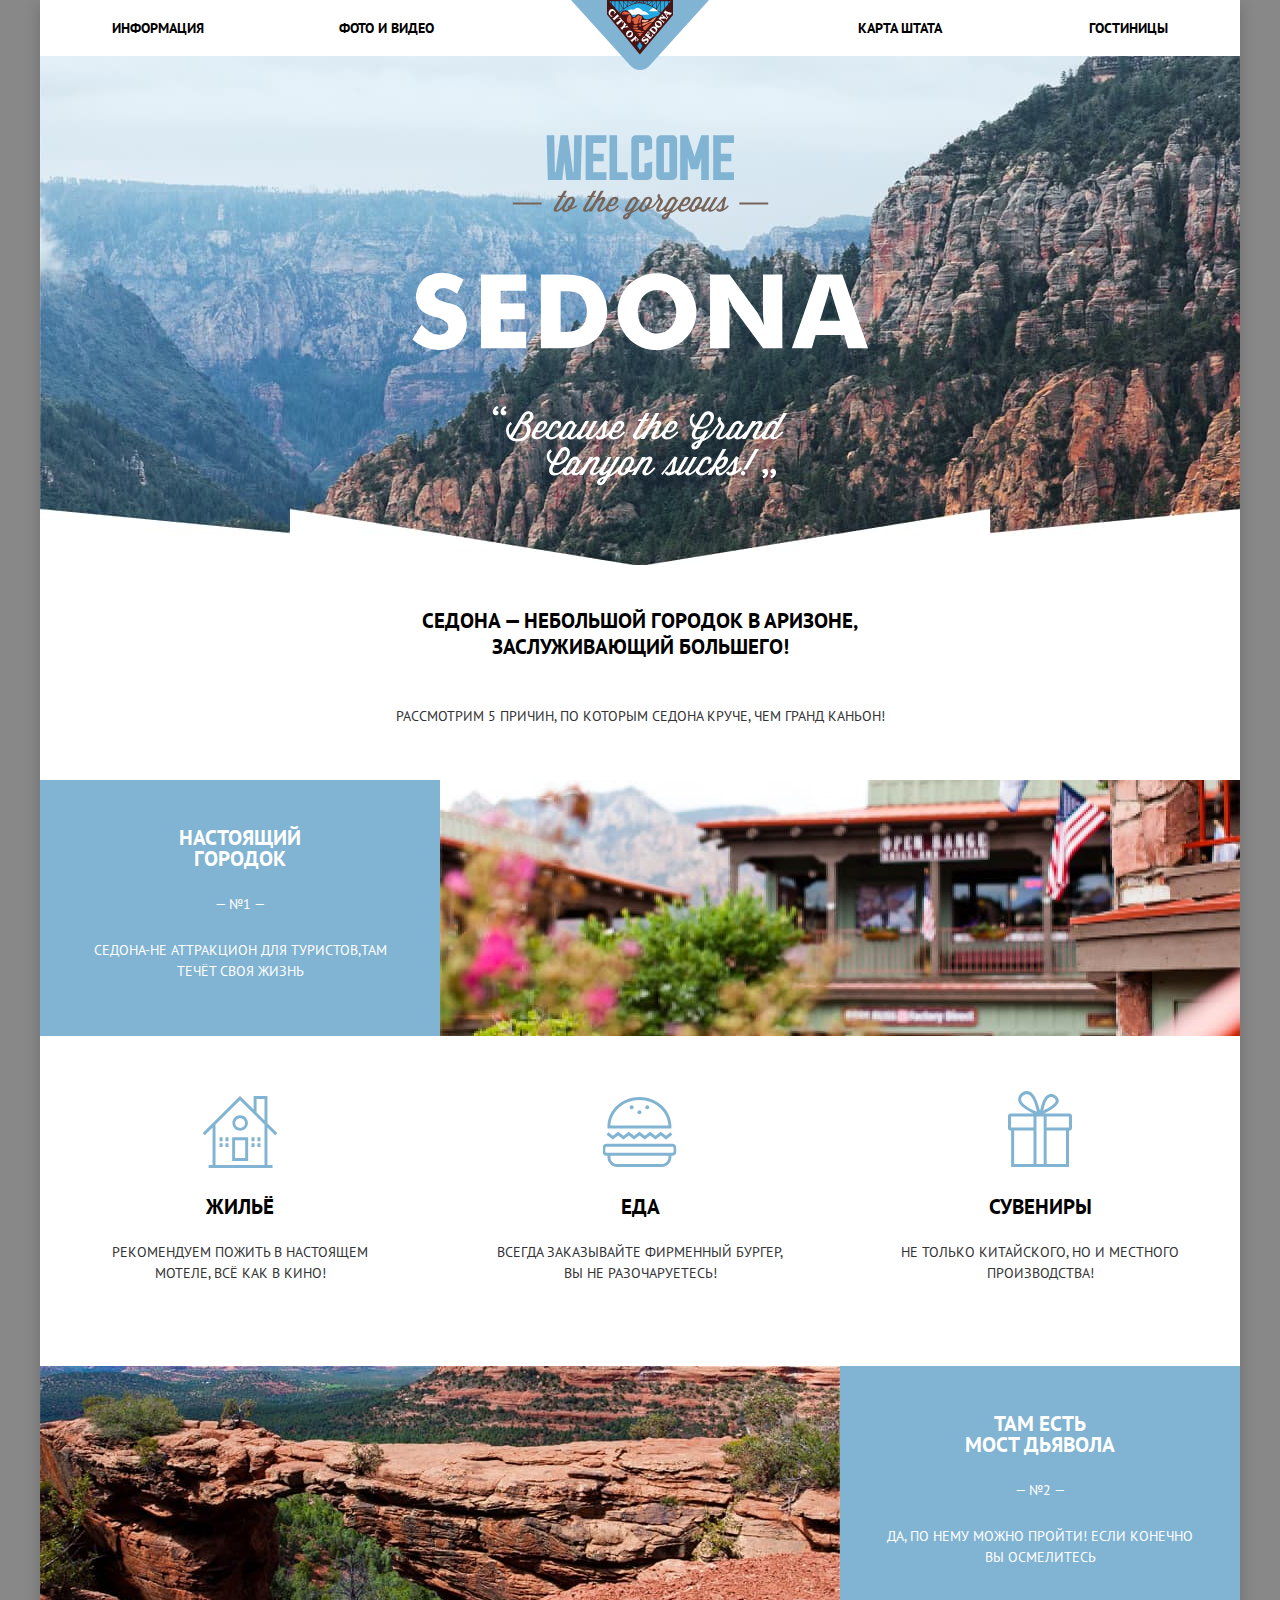
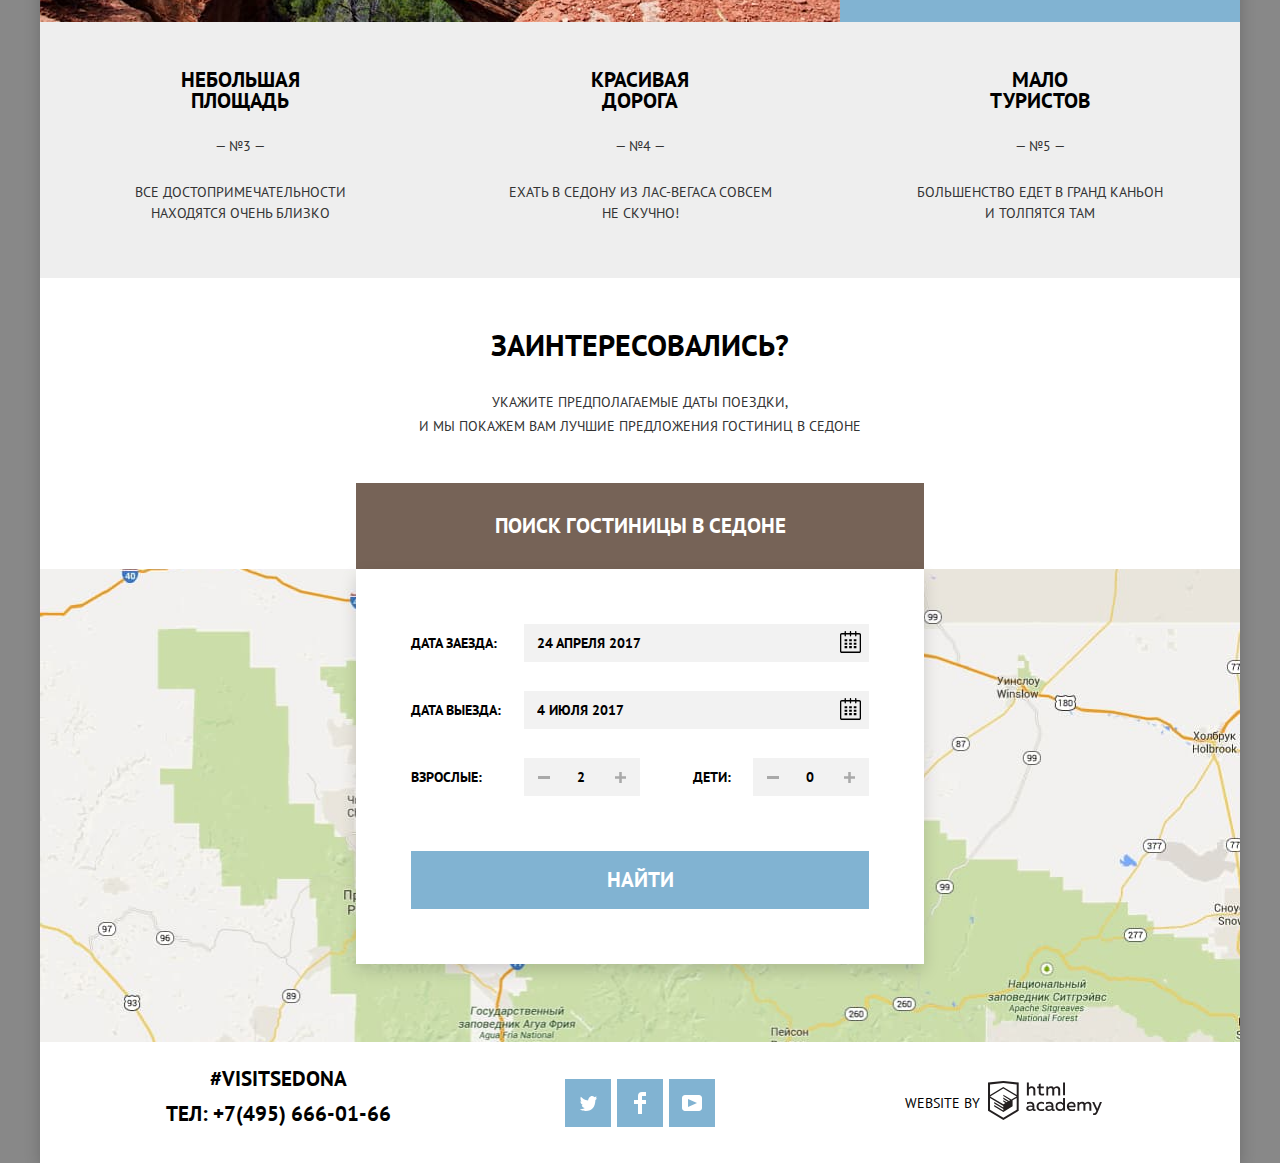
<file: index.html>
<!DOCTYPE html>
<html class="page" lang="ru">
<head>
  <meta charset="utf-8">
  <title>HTML Academy: Седона</title>
  <link href="https://fonts.googleapis.com/css2?family=PT+Sans:wght@400;700&display=swap" rel="stylesheet">
  <link href="css/normalize.css" rel="stylesheet">
  <link href="css/style.css" rel="stylesheet">
</head>
<body>
<div class="container">
  <header class="header">
    <nav class="main-nav-container">
      <div class="nav-list">
        <ul class="reset-list site-nav-list">
          <li class="site-nav-item"><a href="blank.html">Информация</a></li>
          <li class="site-nav-item"><a href="blank.html">Фото и видео</a></li>
          <li class="site-nav-item"><a href="blank.html">Карта штата</a></li>
          <li class="site-nav-item"><a href="catalog.html">Гостиницы</a></li>
        </ul>
        <a class="main-header-logo">
          <img alt="Логотип Седона." height="70" src="img/logo-sedona.svg" width="138">
        </a>
      </div>
    </nav>
  </header>
  <main>
    <div class="hero">
      <img alt="Добро пожаловать в великолепную Седону." height="351" src="img/welcome.svg"
           width="457">
    </div>
    <div class="main-heading">
      <h1>Седона — небольшой городок в Аризоне, заслуживающий большего!</h1>
    </div>
    <section class="advantages">
      <h2 class="main-heading-advantages">Рассмотрим 5 причин, по которым Седона круче, чем Гранд каньон!</h2>
      <ul class="reset-list advantages-list">
        <li class="advantages-item">
          <div class="advantages-box">
            <h3 class="advantages-heading">Настоящий<br> городок</h3>
            <p class="number">— №1 —</p>
            <p class="reset-p">Седона-не аттракцион для туристов,там течёт своя жизнь</p>
          </div>
          <img alt="Вид на одно из зданий Седоны." height="256" src="img/view-of-the-house.jpg" width="800">
          <ul class="reset-list advantages-inner-list">
            <li class="advantages-inner-item">
              <h4 class="advantages-inner-title">Жильё</h4>
              <p class="advantages-content">Рекомендуем пожить в настоящем<br> мотеле, всё как в кино!</p>
            </li>
            <li class="advantages-inner-item">
              <h4 class="advantages-inner-title">Еда</h4>
              <p class="advantages-content">Всегда заказывайте фирменный бургер,<br> вы не разочаруетесь!</p>
            </li>
            <li class="advantages-inner-item">
              <h4 class="advantages-inner-title">Сувениры</h4>
              <p class="advantages-content">Не только китайского, но и местного<br> производства!</p>
            </li>
          </ul>
        </li>
        <li class="advantages-item">
          <img alt="Мост Дьявола." height="256" src="img/bridge-of-the-devil.jpg" width="800">
          <div class="advantages-box">
            <h3 class="advantages-heading">Там есть<br> мост Дьявола</h3>
            <p class="number">— №2 —</p>
            <p class="reset-p">Да, по нему можно пройти! Если конечно<br> вы осмелитесь</p>
          </div>
        </li>
        <li class="advantages-item advantages-item-box">
          <h3 class="advantages-heading">Небольшая<br> площадь</h3>
          <p class="advantages-content number">— №3 —</p>
          <p class="advantages-content reset-p">Все достопримечательности<br> находятся очень близко</p>
        </li>
        <li class="advantages-item advantages-item-box">
          <h3 class="advantages-heading">Красивая<br> дорога</h3>
          <p class="advantages-content number">— №4 —</p>
          <p class="advantages-content reset-p">Ехать в Седону из Лас-Вегаса совсем<br> не скучно!</p>
        </li>
        <li class="advantages-item advantages-item-box">
          <h3 class="advantages-heading">Мало<br> туристов</h3>
          <p class="advantages-content number">— №5 —</p>
          <p class="advantages-content reset-p">Большенство едет в Гранд каньон <br>и толпятся там</p>
        </li>
      </ul>
    </section>
    <section class="search">
      <p class="search-title">Заинтересовались?</p>
      <p class="search-description">Укажите предполагаемые даты поездки,<br> и мы покажем вам лучшие предложения
        гостиниц в
        Седоне</p>
      <div class="search-wrap">
        <button class="button-search button-search-hotel" type="button">Поиск гостиницы в Седоне</button>
        <form action="https://echo.htmlacademy.ru" class="search-form" method="get">
          <ul class="search-list reset-list">
            <li class="search-item">
              <label for="arrival">Дата заезда:</label>
              <input id="arrival" name="arrival" type="text" value="24 апреля 2017">
              <button class="calendar" type="button">
                <span class="visually-hidden">Открыть календарь</span>
                <svg height="22" viewBox="0 0 21 22" width="21">
                  <path
                    d="M19.251 2.025h-2.845V.648c0-.381-.294-.689-.656-.689-.363 0-.656.308-.656.689v1.377h-3.938V.648c0-.381-.294-.689-.655-.689-.363 0-.657.308-.657.689v1.377H5.906V.648c0-.381-.294-.689-.656-.689-.363 0-.657.308-.657.689v1.377H1.75C.784 2.025 0 2.847 0 3.862v16.302C0 21.179.784 22 1.75 22h17.501c.966 0 1.749-.821 1.749-1.836V3.862c0-1.015-.783-1.837-1.749-1.837zm.437 18.139a.448.448 0 0 1-.437.459H1.75a.45.45 0 0 1-.438-.459V3.862a.45.45 0 0 1 .438-.459h2.844v1.378c0 .381.294.689.657.689.362 0 .656-.308.656-.689V3.403h3.938v1.378c0 .381.294.689.657.689.361 0 .655-.308.655-.689V3.403h3.938v1.378c0 .381.293.689.656.689.362 0 .656-.308.656-.689V3.403h2.845c.241 0 .437.206.437.459v16.302z"/>
                  <path
                    d="M4.594 8.225h2.625v2.066H4.594zM4.594 11.668h2.625v2.067H4.594zM4.594 15.112h2.625v2.066H4.594zM9.188 15.112h2.625v2.066H9.188zM9.188 11.668h2.625v2.067H9.188zM9.188 8.225h2.625v2.066H9.188zM13.781 15.112h2.625v2.066h-2.625zM13.781 11.668h2.625v2.067h-2.625zM13.781 8.225h2.625v2.066h-2.625z"/>
                </svg>
              </button>
            </li>
            <li class="search-item">
              <label for="departure">Дата выезда:</label>
              <input id="departure" name="departure" type="text" value="4 июля 2017">
              <button class="calendar" type="button">
                <span class="visually-hidden">Открыть календарь</span>
                <svg height="22" viewBox="0 0 21 22" width="21">
                  <path
                    d="M19.251 2.025h-2.845V.648c0-.381-.294-.689-.656-.689-.363 0-.656.308-.656.689v1.377h-3.938V.648c0-.381-.294-.689-.655-.689-.363 0-.657.308-.657.689v1.377H5.906V.648c0-.381-.294-.689-.656-.689-.363 0-.657.308-.657.689v1.377H1.75C.784 2.025 0 2.847 0 3.862v16.302C0 21.179.784 22 1.75 22h17.501c.966 0 1.749-.821 1.749-1.836V3.862c0-1.015-.783-1.837-1.749-1.837zm.437 18.139a.448.448 0 0 1-.437.459H1.75a.45.45 0 0 1-.438-.459V3.862a.45.45 0 0 1 .438-.459h2.844v1.378c0 .381.294.689.657.689.362 0 .656-.308.656-.689V3.403h3.938v1.378c0 .381.294.689.657.689.361 0 .655-.308.655-.689V3.403h3.938v1.378c0 .381.293.689.656.689.362 0 .656-.308.656-.689V3.403h2.845c.241 0 .437.206.437.459v16.302z"/>
                  <path
                    d="M4.594 8.225h2.625v2.066H4.594zM4.594 11.668h2.625v2.067H4.594zM4.594 15.112h2.625v2.066H4.594zM9.188 15.112h2.625v2.066H9.188zM9.188 11.668h2.625v2.067H9.188zM9.188 8.225h2.625v2.066H9.188zM13.781 15.112h2.625v2.066h-2.625zM13.781 11.668h2.625v2.067h-2.625zM13.781 8.225h2.625v2.066h-2.625z"/>
                </svg>
              </button>
            </li>
            <li class="search-item">
              <label for="adult">Взрослые:</label>
              <button class="button-quantity button-decrease" type="button">
                <span class="visually-hidden">Уменьшить</span>
                <svg fill="none" height="3" width="12">
                  <path d="M0 0h12v3H0z" fill="#A9A9A9"/>
                </svg>
              </button>
              <input class="adult" id="adult" min="0" name="number" step="1" type="number" value="2">
              <button class="button-quantity button-increase" type="button">
                <span class="visually-hidden">Увеличить</span>
                <svg fill="none" height="11" width="11">
                  <path clip-rule="evenodd" d="M4.23 6.77V11h2.54V6.77H11V4.23H6.77V0H4.23v4.23H0v2.54h4.23z"
                        fill="#A9A9A9" fill-rule="evenodd"/>
                </svg>
              </button>
            </li>
            <li class="search-item">
              <label for="child">Дети:</label>
              <button class="button-quantity button-decrease" type="button">
                <span class="visually-hidden">Уменьшить</span>
                <svg fill="none" height="3" width="12">
                  <path d="M0 0h12v3H0z" fill="#A9A9A9"/>
                </svg>
              </button>
              <input class="child" id="child" min="0" name="child" step="1" type="number" value="0">
              <button class="button-quantity" type="button">
                <span class="visually-hidden button-increase">Увеличить</span>
                <svg fill="none" height="11" width="11">
                  <path clip-rule="evenodd" d="M4.23 6.77V11h2.54V6.77H11V4.23H6.77V0H4.23v4.23H0v2.54h4.23z"
                        fill="#A9A9A9" fill-rule="evenodd"/>
                </svg>
              </button>
            </li>
          </ul>
          <button class="button-search button-find" type="submit">Найти</button>
        </form>
      </div>
      <div class="map-container">
        <img alt="Схема проезда." class="map" height="594" src="img/map.jpg" width="1199">
      </div>
    </section>
  </main>
  <footer class="page-footer">
    <div class="footer-contact">
      <p class="hashtag reset-p">#visitsedona</p>
      <a class="tel" href="tel:+74956660166">ТЕЛ: +7(495) 666-01-66</a>
    </div>
    <ul class="reset-list social-list">
      <li>
        <a class="social-link" href="#">
          <span class="visually-hidden">twitter</span>
          <svg height="15" viewBox="0 0 17 15" width="17">
            <path
              d="M10.95.144c1.685-.496 2.984.27 3.577 1.179.673-.231 1.331-.481 2.011-.708a2.345 2.345 0 0 1-.857 1.768c.685.17 1.304-.491 1.304-.491-.169 1-1.006 1.788-1.563 2.024-.231 6.75-3.175 11.217-10.077 11.082h-.446c-.41 0-4.164-.46-4.898-1.887 2.271.196 3.893-.422 4.693-1.177-.96-.3-2.679-.477-2.979-2.95.349.106.564.228 1.19.119C1.705 8.247.374 7.53.448 5.33c.285.328 1.067.536 1.34.472C1.085 5.561-.182 2.442.894.85c1.818 1.854 3.735 3.606 7.152 3.773C8.254 2.33 9.183.793 10.95.144z"
              fill="#FFF"/>
          </svg>

        </a>
      </li>
      <li>
        <a class="social-link" href="#">
          <span class="visually-hidden">facebook</span>
          <svg height="22" viewBox="0 0 12 22" width="12">
            <path d="M12 4V0H8a4 4 0 0 0-4 4v4H0v4h4v10h4V12h4V8H8V4h4z" fill="#FFF"/>
          </svg>
        </a>
      </li>
      <li>
        <a class="social-link" href="#">
          <span class="visually-hidden">youtube</span>
          <svg height="16" viewBox="0 0 20 16" width="20">
            <path
              d="M17 0H3C1.35 0 0 1.35 0 3v10c0 1.65 1.35 3 3 3h14c1.65 0 3-1.35 3-3V3c0-1.65-1.35-3-3-3zM6.027 11.998V4.002L15.014 8l-8.987 3.998z"
              fill="#FFF"/>
          </svg>

        </a>
      </li>
    </ul>
    <div class="website-wrap">
      <span class="website">Website by</span>
      <a class="img-logo" href="https://htmlacademy.ru/intensive/htmlcss">
        <img alt="Логотип htmlacademy." height="40" src="img/logo-htmlacademy.svg" width="114">
      </a>
    </div>
  </footer>
</div>
</body>
</html>
</file>
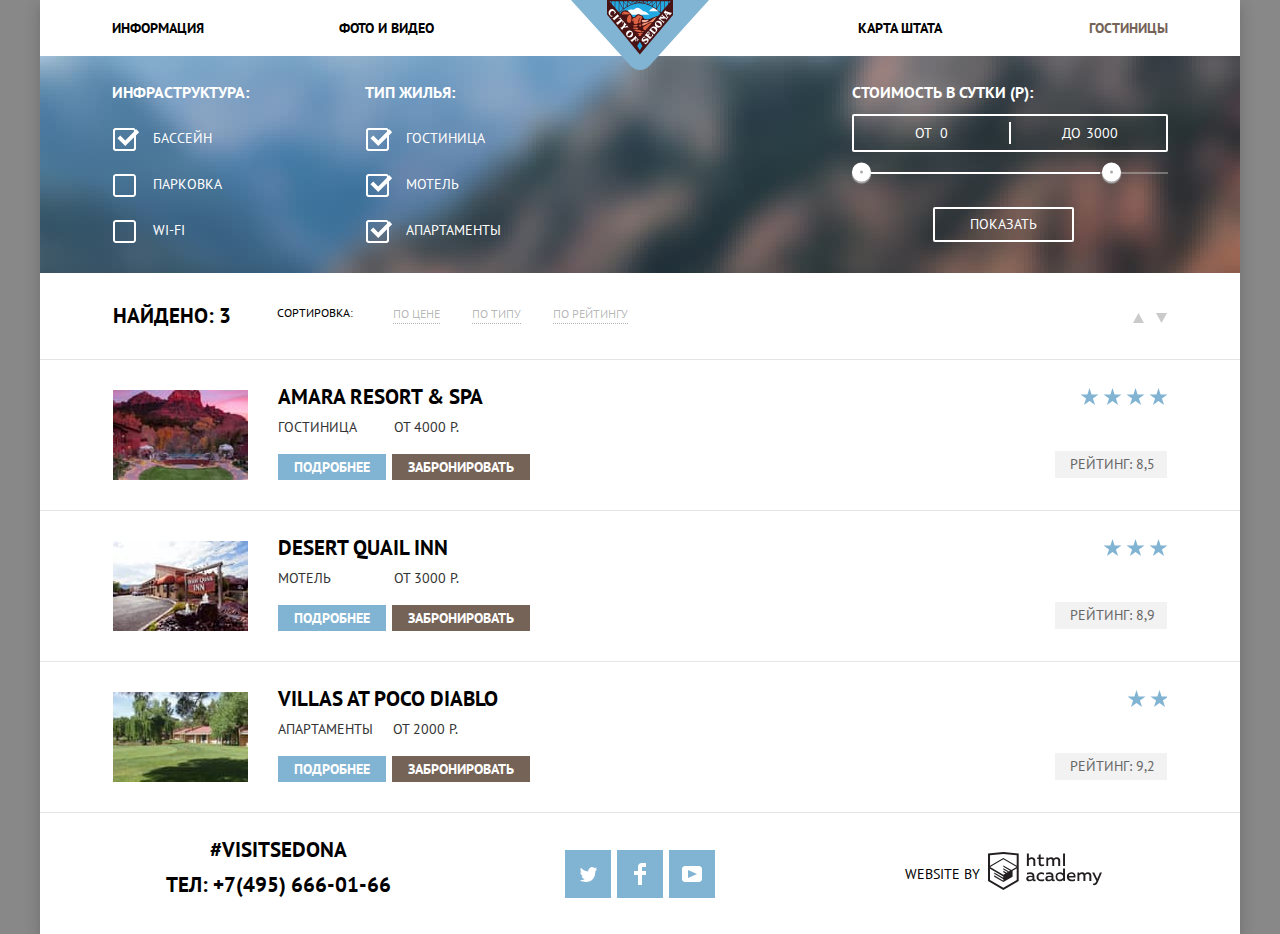
<file: catalog.html>
<!DOCTYPE html>
<html class="page" lang="ru">
<head>
  <meta charset="UTF-8">
  <title>Catalog</title>
  <link href="https://fonts.googleapis.com/css2?family=PT+Sans:wght@400;700&display=swap" rel="stylesheet">
  <link href="css/normalize.css" rel="stylesheet">
  <link href="css/style.css" rel="stylesheet">
</head>
<body>
<div class="container">
  <header class="header">
    <nav class="main-nav-container">
      <div class="nav-list">
        <ul class="reset-list site-nav-list">
          <li class="site-nav-item"><a href="blank.html">Информация</a></li>
          <li class="site-nav-item"><a href="blank.html">Фото и видео</a></li>
          <li class="site-nav-item"><a href="blank.html">Карта штата</a></li>
          <li class="site-nav-item"><a>Гостиницы</a></li>
        </ul>
        <a class="main-header-logo" href="index.html">
          <img alt="Перейти на главную страницу." height="70" src="img/logo-sedona.svg" width="138">
        </a>
      </div>
    </nav>
  </header>
  <main>
    <section class="hotels">
      <h1 class="visually-hidden">Гостиницы</h1>
      <form action="https://echo.htmlacademy.ru" class="filter-form" method="get">
        <fieldset>
          <legend>Инфраструктура:</legend>
          <ul class="reset-list form-list">
            <li>
              <input checked class="visually-hidden filter-input-checkbox " id="pool" name="pool" type="checkbox">
              <label class="form-item" for="pool">Бассейн</label>
            </li>
            <li>
              <input class="visually-hidden filter-input-checkbox " id="parking" name="parking" type="checkbox">
              <label class="form-item" for="parking">Парковка</label>
            </li>
            <li>
              <input class="visually-hidden filter-input-checkbox " id="wifi" name="wifi" type="checkbox">
              <label class="form-item" for="wifi">Wi-Fi</label>
            </li>
          </ul>
        </fieldset>
        <fieldset>
          <legend>Тип жилья:</legend>
          <ul class="reset-list form-list">
            <li>
              <input checked class="visually-hidden filter-input-checkbox " id="hotel" name="hotel" type="checkbox">
              <label class="form-item" for="hotel">Гостиница</label>
            </li>
            <li>
              <input checked class="visually-hidden filter-input-checkbox" id="motel" name="motel" type="checkbox">
              <label class="form-item" for="motel">Мотель</label>
            </li>
            <li>
              <input checked class="visually-hidden filter-input-checkbox " id="apartments" name="apartments"
                     type="checkbox">
              <label class="form-item" for="apartments">Апартаменты</label>
            </li>
          </ul>
        </fieldset>
        <fieldset>
          <legend>Стоимость в сутки (Р):</legend>
          <div class="range-filter">
            <div class="price-controls">
              <label class="min-price">
                от <input name="min-price" type="number" value="0">
              </label>
              <label class="max-price">
                до<input name="max-price" type="number" value="3000">
              </label>
            </div>
            <div class="range-controls">
              <div class="scale">
                <div class="bar"></div>
              </div>
              <button class="toggle toggle-min" name="toggle-min" type="button" value="toggle-min"></button>
              <button class="toggle toggle-max" name="toggle-max" type="button" value="toggle-max"></button>
            </div>
          </div>
          <button class="button-filter" type="submit">Показать</button>
        </fieldset>
      </form>
    </section>
    <section class="sorting">
      <span class="found">НАЙДЕНО: 3</span>
      <h2>Сортировка:</h2>
      <ul class="reset-list sorting-list">
        <li>
          <a class="link-sorting" href="#">По цене </a>
        </li>
        <li>
          <a class="link-sorting" href="#">По типу</a>
        </li>
        <li>
          <a class="link-sorting" href="#">По рейтингу</a>
        </li>
      </ul>
      <ul class="sort-filter reset-list">
        <li>
          <span class="visually-hidden">Отсортировать по возрастанию</span>
          <a href="#">
            <svg class="sort-filter-svg" height="10" viewBox="0 0 11 10" width="11">
              <path d="M5.5 0L0 10h11z" fill="#CACACA"/>
            </svg>
          </a>
        </li>
        <li>
          <span class="visually-hidden">Отсортировать по убыванию</span>
          <a href="#">
            <svg class="sort-filter-svg" height="10" viewBox="0 0 11 10" width="11">
              <path d="M5.5 10L0 0h11" fill="#CACACA"/>
            </svg>
          </a>
        </li>
      </ul>
    </section>
    <section class="hotel-list">
      <h2 class="visually-hidden">Список гостиниц</h2>
      <ol class="reset-list hotel-items">
        <li class="hotel-item">
          <article class="hotel">
            <a class="hotel-img" href="#">
              <img alt="Гостиница Amara resort&spa." height="90" src="img/amara-resort-spa.jpg"
                   width="135">
            </a>
            <div class="hotel-content">
              <h3>
                <a class="hotel-title-link" href="#">amara resort & spa</a>
              </h3>
              <p class="hotel-tags">
                <span class="hotel-tag hotel-tag-hotel"> Гостиница</span>
                <span class="hotel-tag">от 4000 р.</span>
              </p>
              <p class="hotel-buttons">
                <a class="button-hotel detail-button" href="#">Подробнее</a>
                <a class="button-hotel book-button" href="#">Забронировать</a>
              </p>
            </div>
            <p class="rating star1">Рейтинг: 8,5</p>
          </article>
        </li>
        <li class="hotel-item">
          <article class="hotel">
            <a class="hotel-img" href="#">
              <img alt="Мотель Desert Quail Inn." height="90" src="img/desert-quail-inn.jpg" width="135">
            </a>
            <div class="hotel-content">
              <h3>
                <a class="hotel-title-link" href="#">desert quail inn</a>
              </h3>
              <p class="hotel-tags">
                <span class="hotel-tag hotel-tag-motel"> Мотель</span>
                <span class="hotel-tag">от 3000 р.</span>
              </p>
              <p class="hotel-buttons">
                <a class="button-hotel detail-button" href="#">Подробнее</a>
                <a class="button-hotel book-button" href="#">Забронировать</a>
              </p>
            </div>
            <p class="rating star2">Рейтинг: 8,9</p>
          </article>
        </li>
        <li class="hotel-item">
          <article class="hotel">
            <a class="hotel-img" href="#">
              <img alt="Апартаменты Villas at Poco Diablo." height="90" src="img/villas-at-poco-diablo.jpg" width="135">
            </a>
            <div class="hotel-content">
              <h3>
                <a class="hotel-title-link" href="#">villas at poco diablo</a>
              </h3>
              <p class="hotel-tags">
                <span class="hotel-tag hotel-tag-apartment"> Апартаменты</span>
                <span class="hotel-tag">от 2000 р.</span>
              </p>
              <p class="hotel-buttons">
                <a class="button-hotel detail-button" href="#">Подробнее</a>
                <a class="button-hotel book-button" href="#">Забронировать</a>
              </p>
            </div>
            <p class="rating star3">Рейтинг: 9,2</p>
          </article>
        </li>
      </ol>
    </section>
  </main>
  <footer class="page-footer">
    <div class="footer-contact">
      <p class="hashtag reset-p">#visitsedona</p>
      <a class="tel" href="tel:+74956660166">ТЕЛ: +7(495) 666-01-66</a>
    </div>
    <ul class="reset-list social-list">
      <li>
        <a class="social-link" href="#">
          <span class="visually-hidden">twitter</span>
          <svg height="15" viewBox="0 0 17 15" width="17">
            <path
              d="M10.95.144c1.685-.496 2.984.27 3.577 1.179.673-.231 1.331-.481 2.011-.708a2.345 2.345 0 0 1-.857 1.768c.685.17 1.304-.491 1.304-.491-.169 1-1.006 1.788-1.563 2.024-.231 6.75-3.175 11.217-10.077 11.082h-.446c-.41 0-4.164-.46-4.898-1.887 2.271.196 3.893-.422 4.693-1.177-.96-.3-2.679-.477-2.979-2.95.349.106.564.228 1.19.119C1.705 8.247.374 7.53.448 5.33c.285.328 1.067.536 1.34.472C1.085 5.561-.182 2.442.894.85c1.818 1.854 3.735 3.606 7.152 3.773C8.254 2.33 9.183.793 10.95.144z"
              fill="#FFF"/>
          </svg>

        </a>
      </li>
      <li>
        <a class="social-link" href="#">
          <span class="visually-hidden">facebook</span>
          <svg height="22" viewBox="0 0 12 22" width="12">
            <path d="M12 4V0H8a4 4 0 0 0-4 4v4H0v4h4v10h4V12h4V8H8V4h4z" fill="#FFF"/>
          </svg>
        </a>
      </li>
      <li>
        <a class="social-link" href="#">
          <span class="visually-hidden">youtube</span>
          <svg height="16" viewBox="0 0 20 16" width="20">
            <path
              d="M17 0H3C1.35 0 0 1.35 0 3v10c0 1.65 1.35 3 3 3h14c1.65 0 3-1.35 3-3V3c0-1.65-1.35-3-3-3zM6.027 11.998V4.002L15.014 8l-8.987 3.998z"
              fill="#FFF"/>
          </svg>

        </a>
      </li>
    </ul>
    <div class="website-wrap">
      <span class="website">Website by</span>
      <a class="img-logo" href="https://htmlacademy.ru/intensive/htmlcss">
        <img alt="Логотип htmlacademy." height="40" src="img/logo-htmlacademy.svg" width="114">
      </a>
    </div>
  </footer>
</div>
</body>
</html>
</file>
<file: css/style.css>
:root {
  --white: #FFFFFF;
  --light-grey: #F2F2F2;
  --grey: #888888;
  --brown-grey-light: #EEEEEE;
  --border: #E5E5E5;
  --brown-grey: #666666;
  --blue: #81B3D2;
  --blue-middle: #669EC0;
  --blue-exstra-dark: #5496BD;
  --brown: #766357;
  --brown-middle: #604E43;
  --brown-dark: #503E33;
  --brown-exstra-dark: #333333;
  --black: #000000;
  --backgroung-welcome: #7aa2c8;
  --background-catalog: #6d757e;
  --backgroung-toggle: #ababab;
  --backgroung-controls: 255, 255, 255, 0.3;
  --black-transparent: 0, 0, 0, 0.3;
}

*, *::before, *::after {
  box-sizing: border-box;
}

body {
  min-width: 1200px;
  margin: 0;
  padding: 0;
  font-family: "PT Sans", "Arial", sans-serif;
  font-size: 14px;
  line-height: 21px;
  font-weight: normal;
  color: var(--black);
  text-transform: uppercase;
  background-color: var(--grey);
}

a {
  text-decoration: none;
}

img {
  max-width: 100%;
  height: auto;
}

.visually-hidden {
  position: absolute;
  width: 1px;
  height: 1px;
  margin: -1px;
  border: 0;
  padding: 0;
  white-space: nowrap;
  clip-path: inset(100%);
  clip: rect(0 0 0 0);
  overflow: hidden;
}

.page {
  height: 100%;
}

.container {
  width: 1200px;
  background-color: var(--white);
  box-shadow: 0 5px 15px rgba(0, 1, 1, 0.2);
  margin: 0 auto;
}

.main-nav-container {
  line-height: 26px;
  color: var(--black);
}

.reset-list {
  list-style: none;
  margin: 0;
  padding: 0;
}

.nav-list {
  position: relative;
}

.site-nav-list {
  display: flex;
  width: 100%;
  padding: 15px 72px;
}

.site-nav-item {
  width: 20%;
}

.site-nav-item:first-child {
  margin-right: 16px;
  text-align: left;
}

.site-nav-item:nth-child(2) {
  margin-right: auto;
  text-align: left;
}

.site-nav-item:nth-child(3) {
  text-align: right;
  margin-left: 13px;
}

.site-nav-item:last-child {
  text-align: right;
  margin-left: 15px;
}

.main-header-logo {
  position: absolute;
  left: 50%;
  top: 0;
  transform: translateX(-50%);
}

.site-nav-item a {
  color: inherit;
  font-weight: bold;
}

.site-nav-item a:focus,
.site-nav-item a:hover {
  color: var(--blue);
}

.site-nav-item a:active {
  color: var(--black);
}

.site-nav-item a:not([href]) {
  color: var(--brown);
}

.hero {
  display: flex;
  justify-content: center;
  background-color: var(--backgroung-welcome);
  background-image: url("../img/background-welcome.jpg");
  min-height: 509px;
}

.main-heading {
  line-height: 26px;
  text-align: center;
  font-weight: bold;
  display: flex;
  justify-content: center;
  margin-top: 29px;
  margin-bottom: 29px;
  align-items: center;
  padding: 0 365px;
}

.main-heading h1 {
  font-size: 21px;
}

.main-heading-advantages {
  line-height: 26px;
  font-size: 14px;
  color: var(--brown-exstra-dark);
  text-align: center;
  font-weight: normal;
  display: flex;
  justify-content: center;
  margin-bottom: 51px;
  margin-top: 0;
}

.advantages-list {
  display: flex;
  flex-wrap: wrap;
}

.advantages-item-box,
.advantages-box {
  padding: 47px 47px 54px;
}

.reset-p {
  margin: 0;
}

.advantages-item:first-child {
  display: flex;
  flex-wrap: wrap;
  justify-content: flex-start;
}

.advantages-item:nth-child(2) {
  display: flex;
}

.advantages-inner-list {
  text-align: center;
  display: flex;
}

.advantages-box {
  color: var(--white);
  background-color: var(--blue);
  text-align: center;
  display: flex;
  flex-direction: column;
  width: 400px;
}

.advantages-inner-item {
  padding: 160px 50px 82px;
  width: 400px;
  position: relative;
}

.advantages-heading,
.advantages-inner-title {
  font-size: 21px;
  font-weight: bold;
  margin: 0;
}

.number {
  margin: 25px 0;
}

.advantages-inner-item:first-child::before {
  content: "";
  width: 75px;
  height: 72px;
  background: url("../img/icon-1.svg") no-repeat;
  position: absolute;
  top: 60px;
  left: 50%;
  transform: translateX(-50%);
}

.advantages-inner-item:nth-child(2)::before {
  content: "";
  width: 75px;
  height: 70px;
  background: url("../img/icon-3.svg") no-repeat;
  position: absolute;
  top: 61px;
  left: 50%;
  transform: translateX(-50%);
}

.advantages-inner-item:last-child::before {
  content: "";
  background: url("../img/icon-2.svg") no-repeat;
  width: 64px;
  height: 77px;
  position: absolute;
  top: 55px;
  left: 50%;
  transform: translateX(-50%);
}

.advantages-item-box {
  background-color: var(--brown-grey-light);
  text-align: center;
  display: flex;
  flex-direction: column;
  align-items: center;
  width: 400px;
}

.advantages-content {
  color: var(--brown-exstra-dark);
  margin: 25px 0 0;
}

.search {
  display: flex;
  align-items: center;
  flex-direction: column;
}

.search-wrap {
  width: 568px;
  align-items: center;
  display: flex;
  flex-direction: column;
  position: relative;
}

.search-list {
  display: grid;
  grid-template-rows: 38px 38px 38px;
  grid-template-columns: 1fr 1fr;
  row-gap: 29px;
}

.search-item:nth-child(1),
.search-item:nth-child(2) {
  grid-column: 1/3;
}

.search-item:last-child label {
  padding-left: 53px;
}

.search-item {
  display: flex;
  justify-content: flex-start;
  align-self: center;
  position: relative;
}

.search-item label {
  min-width: 113px;
  margin-right: auto;
  align-self: center;
}

.search-item input {
  width: 100%;
  height: 38px;
  background-color: var(--light-grey);
  border: 0;
  font-weight: bold;
  padding: 6px 0 6px 13px;
  text-transform: uppercase;
}

.search-item input.adult,
.search-item input.child {
  width: 37px;
}

.search-item input::-webkit-outer-spin-button,
.search-item input::-webkit-inner-spin-button {
  -webkit-appearance: none;
  margin: 0;
}

.search-item input[type=number] {
  -moz-appearance: textfield;
}

.calendar {
  position: absolute;
  right: 8px;
  top: 7px;
  bottom: 8px;
  border: 0;
  padding: 0;
}

.button-quantity {
  border: 0;
  display: flex;
  align-items: center;
  background-color: var(--light-grey);
  padding: 14px;
  height: 38px;
}

.button-search-hotel {
  display: flex;
  width: 100%;
  justify-content: center;
  text-transform: uppercase;
  padding: 30px 20px 30px 20px;
}

.search-title {
  font-size: 30px;
  line-height: 24px;
  text-align: center;
  font-weight: bold;
  margin-top: 55px;
}

.search-description {
  color: var(--brown-exstra-dark);
  line-height: 24px;
  text-align: center;
  margin: 3px 0 45px;
}

.button-search {
  color: var(--white);
  font-weight: bold;
  font-size: 21px;
  line-height: 26px;
  text-align: center;
  background-color: var(--brown);
  border: 0;
}

.button-find {
  background-color: var(--blue);
  display: block;
  padding: 16px 0;
  width: inherit;
  margin-top: 55px;
  text-transform: uppercase;
}

.map {
  position: absolute;
  top: 0;
  left: 0;
  width: 100%;
  height: 100%;
  object-fit: cover;
}

.map-container {
  position: relative;
  width: 100%;
  height: 473px;
}

.button-find:hover {
  background-color: var(--blue-middle);
}

.button-find:active {
  background-color: var(--blue-exstra-dark);
}

.search-form {
  width: 100%;
  line-height: 26px;
  font-weight: bold;
  box-shadow: 0 7px 15px rgba(0, 1, 1, 0.15);
  padding: 55px;
  position: absolute;
  top: 86px;
  left: 0;
  z-index: 1;
  background-color: var(--white);
}

.page-footer {
  font-size: 21px;
  line-height: 26px;
  color: var(--black);
  font-weight: bold;
  display: flex;
  justify-content: space-between;
  align-items: center;
  padding: 23px 138px 36px 126px
}

.social-list a {
  width: 46px;
  height: 48px;
  background-color: var(--blue);
  color: var(--black);
  display: flex;
  justify-content: center;
  align-items: center;
}

.social-list {
  display: flex;
  justify-content: center;
  align-items: center;
  margin: 14px 10px 0 0;
}

.social-list li {
  margin-right: 6px;
}

.website-wrap {
  display: flex;
  align-items: center;
  margin: 14px 0 0 0;
}

.tel {
  color: var(--black);
}

.hashtag {
  text-align: center;
  margin-bottom: 9px;
}

.img-logo a {
  color: var(--black)
}

.website {
  color: var(--black);
  line-height: 26px;
  font-weight: normal;
  font-size: 14px;
  margin-right: 8px;
}

.social-list a:hover {
  background-color: var(--blue-middle);
}

.social-list a:active {
  background-color: var(--blue-middle);
}

.social-link:active {
  fill: var(--backgroung-toggle)
}

.hotel {
  display: flex;
  flex-wrap: wrap;
  justify-content: flex-start;
  align-items: center;
}

.hotel-item {
  border-top: 1px solid var(--border);
  padding-right: 73px;
  padding-top: 24px;
  padding-left: 73px;
  padding-bottom: 18px;
}

.hotel-item:last-child {
  border-bottom: 1px solid var(--border);
}

.hotel-title-link {
  color: var(--black);
  font-size: 21px;
  line-height: 26px;
  font-weight: bold;
}

.hotel-tag {
  color: var(--brown-exstra-dark);
}

.hotel-tag-hotel {
  margin-right: 33px;
}

.hotel-tag-apartment {
  margin-right: 16px;
}

.hotel-tag-motel {
  margin-right: 59px;
}

.button-hotel {
  color: var(--white);
  font-weight: bold;
  padding: 4px 16px;
}

.rating {
  color: var(--brown-grey);
  background-color: var(--light-grey);
  text-align: center;
  align-self: flex-end;
  margin-left: auto;
  padding: 3px 12px 3px 15px;
  position: relative;
}

.star1::before {
  content: "";
  background: url("../img/star.svg");
  position: absolute;
  top: -63px;
  right: -2px;
  width: 91px;
  height: 17px;
}

.star2::before {
  content: "";
  background: url("../img/star.svg");
  position: absolute;
  top: -63px;
  right: 0;
  width: 66px;
  height: 17px;
}

.star3::before {
  content: "";
  background: url("../img/star.svg");
  position: absolute;
  top: -63px;
  right: 0;
  width: 42px;
  height: 17px;
}

.detail-button {
  background-color: var(--blue);
  margin-right: 2px;
}

.book-button {
  background-color: var(--brown);
}

.hotel-items {
  width: 100%;
}

.hotel-img {
  margin-right: 30px;
}

.hotel-content h3 {
  margin: 0;
}

.hotel-tags {
  margin: 7px 0 19px 0;
}

.detail-button:focus,
.detail-button:hover {
  background-color: var(--blue-middle);
}

.book-button:focus,
.book-button:hover {
  background-color: var(--brown-middle);
}

.detail-button:active {
  background-color: var(--blue-exstra-dark);
}

.book-button:active {
  background-color: var(--brown-dark);
}

.hotel-title-link:hover,
.hotel-title-link:focus {
  color: var(--blue);
}

.hotel-title-link:active {
  color: var(--black);
}

.filter-item {
  margin: 0;
  padding: 0;
  border: none;
}

.range-controls {
  position: relative;
  width: 316px;
  height: 2px;
  background-color: rgba(var(--backgroung-controls));
  margin-top: 20px;
}

.range-controls .scale {
  height: 2px;
  width: 248px;
  background-color: var(--white);
}

.range-controls .bar {
  width: 70%;
  height: 2px;
  background-color: var(--white);
}

.toggle {
  position: absolute;
  top: 0;
  left: 0;
  width: 19px;
  height: 19px;
  padding: 0;
  border: 8px solid var(--white);
  background-color: var(--backgroung-toggle);
  border-radius: 50%;
  box-shadow: 0 2px 1px 0 var(--backgroung-toggle);
  cursor: pointer;
  transform: translateY(-50%);
}

.toggle:hover {
  transform: translateY(-50%) scale(1.2);
}

.toggle-min {
  left: 0;
}

.toggle-max {
  left: 250px;
}

.price-controls {
  border: 2px solid var(--white);
  border-radius: 2px;
  margin-top: 11px;
  margin-bottom: 20px;
  display: flex;
  justify-content: space-between;
}

.price-controls input {
  background-color: transparent;
  border: 0;
  height: 34px;
  width: 75px;
  padding: 0 5px;
}

.min-price::after {
  content: "";
  width: 2px;
  height: 22px;
  background-color: var(--white);
  position: absolute;
  right: 0;
  top: 50%;
  transform: translate(50%, -50%);
}

.min-price {
  position: relative;
  width: 50%;
  text-align: right;
}

.max-price {
  width: 50%;
  text-align: right;
}

.max-price input {
  margin-right: 10px;
}

.min-price input,
.max-price input {
  color: var(--white)
}

.min-price input::-webkit-outer-spin-button,
.min-price input::-webkit-inner-spin-button {
  -webkit-appearance: none;
  margin: 0;
}

.min-price input[type=number] {
  -moz-appearance: textfield;
}

.max-price input::-webkit-outer-spin-button,
.max-price input::-webkit-inner-spin-button {
  -webkit-appearance: none;
  margin: 0;
}

.max-price input[type=number] {
  -moz-appearance: textfield;
}

.filter-form {
  background-color: var(--background-catalog);
  background-image: url("../img/background.jpg");
  background-size: cover;
  color: var(--white);
  display: flex;
  padding: 26px 72px 31px;
  justify-content: flex-start;
}

.filter-form legend {
  font-size: 16px;
  font-weight: bold;
}

.filter-form fieldset {
  border: 0;
  padding: 0;
  width: 24%;
  margin: 0;
}

.filter-form fieldset:last-child {
  margin-left: auto;
}

.form-list {
  margin-top: 25px;
  margin-left: 37px;
}

.form-list li {
  margin-bottom: 25px;
  position: relative;
}

.form-item {
  margin-left: 4px;
}

.filter-input-checkbox + label::before {
  content: "";
  background-image: url("../img/checkbox-off.svg");
  width: 23px;
  height: 23px;
  position: absolute;
  top: 0;
  left: -36px;
}

.filter-input-checkbox:checked + label::after {
  content: "";
  background-image: url("../img/checkbox-on.svg");
  width: 27px;
  height: 23px;
  position: absolute;
  top: 0;
  left: -36px;
}

.form-list li:last-child {
  margin-bottom: 0;
}

.form-list input {
  border: 0;
}

.button-filter {
  padding: 7px 35px 8px 35px;
  border: 2px solid var(--white);
  border-radius: 2px;
  margin-top: 33px;
  align-self: center;
  margin-left: 81px;
  display: block;
  background-color: transparent;
  font-size: 14px;
  font-weight: normal;
  color: var(--white);
  text-transform: uppercase;
}

.button-filter:hover {
  background-color: var(--white);
  color: var(--black);
}

.found {
  font-weight: bold;
  font-size: 21px;
  line-height: 26px;
  margin-right: 46px;
  margin-top: 5px;
}

.sorting {
  display: flex;
  padding: 22px 73px 27px;
  align-items: center;
}

.sorting-list {
  display: flex;
}

.sorting-list li {
  margin-right: 32px;
}

.sorting h2 {
  font-size: 12px;
  line-height: 18px;
  font-weight: normal;
  margin-right: 40px;
  margin-top: 9px;
}

.link-sorting {
  font-size: 12px;
  line-height: 18px;
  color: rgba(var(--black-transparent));
  border-bottom: 1px dotted;
  padding-bottom: 2px;
}

.sort-filter {
  display: flex;
  margin-left: auto;
  margin-top: 10px;
}

.sort-filter li {
  margin-right: 12px;
}

.sort-filter li:last-child {
  margin-right: 0;
}

.sort-filter-svg path:hover {
  fill: var(--black)
}

.sort-filter-svg path:active {
  fill: var(--blue);
}

.link-sorting:hover {
  color: var(--blue);
}

.link-sorting:active {
  color: var(--blue);
}

.link-sorting:focus {
  color: var(--black);
}
</file>
